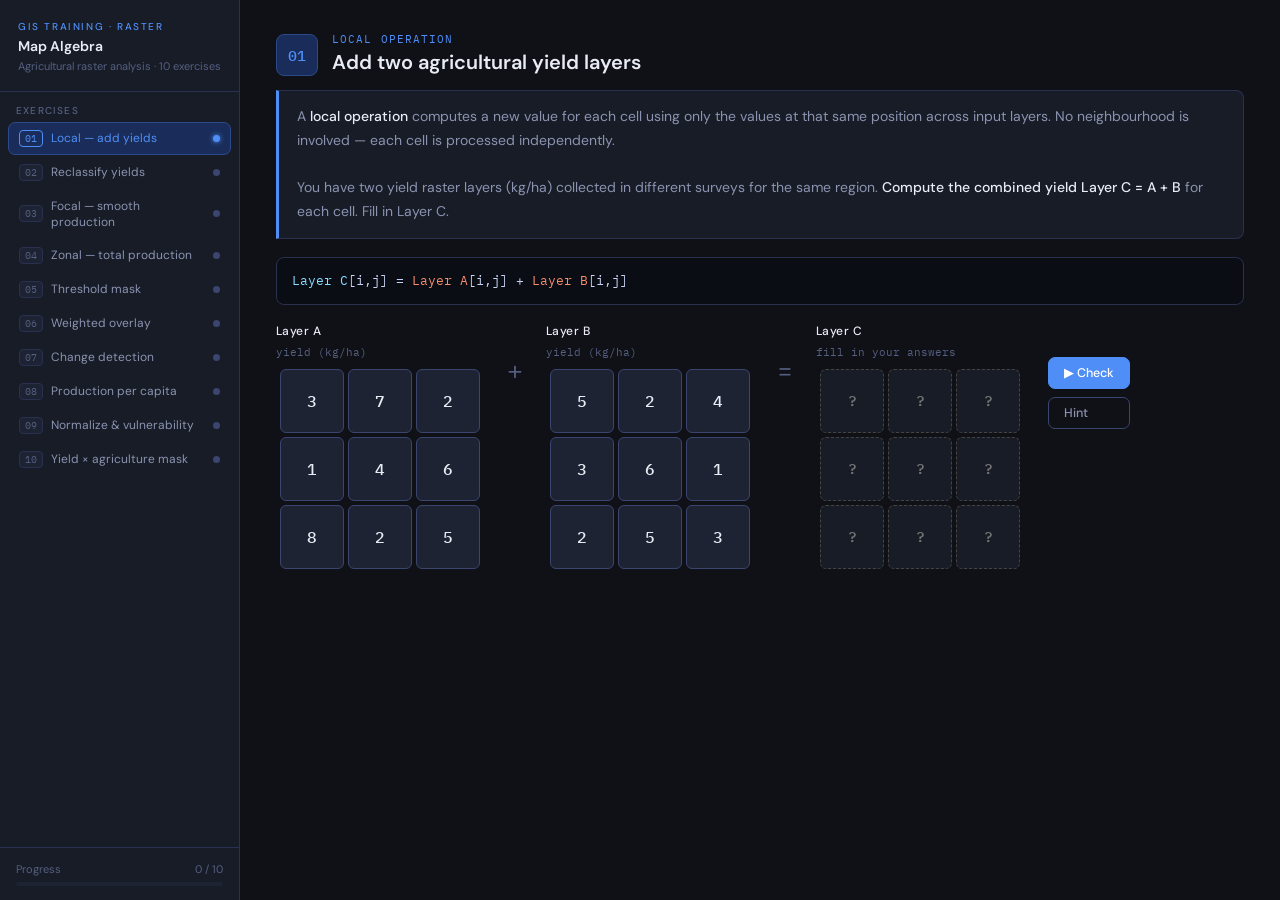
<file: map_algebra.html>
<!DOCTYPE html>
<html lang="en">
<head>
<meta charset="UTF-8">
<meta name="viewport" content="width=device-width, initial-scale=1.0">
<title>Map Algebra — Agricultural Raster Analysis</title>
<link href="https://fonts.googleapis.com/css2?family=IBM+Plex+Mono:wght@400;500&family=DM+Sans:wght@300;400;500;600&display=swap" rel="stylesheet">
<style>
:root{
  --bg:#0f1117;--sf:#181c27;--sf2:#1e2333;
  --bd:#2a3050;--bd2:#3a4570;
  --tx:#e8ecf5;--tx2:#8b93b0;--tx3:#555f80;
  --ac:#4f8ef7;--acd:#1a2d5a;
  --gn:#3ecf8e;--gnd:#0d3326;
  --rd:#f7614f;--rdd:#3d150e;
  --am:#f5a623;--amd:#3a2a08;
  --pu:#a78bfa;--pud:#2d2050;
  --tl:#2dd4bf;
  --mono:'IBM Plex Mono',monospace;
  --sans:'DM Sans',sans-serif;
}
*{box-sizing:border-box;margin:0;padding:0;}
html,body{background:var(--bg);color:var(--tx);font-family:var(--sans);min-height:100vh;}
.app{display:grid;grid-template-columns:240px 1fr;min-height:100vh;}

/* ── Sidebar ── */
.sidebar{background:var(--sf);border-right:1px solid var(--bd);display:flex;flex-direction:column;position:sticky;top:0;height:100vh;overflow-y:auto;}
.logo{padding:20px 18px 18px;border-bottom:1px solid var(--bd);}
.logo-tag{font-size:10px;letter-spacing:.16em;color:var(--ac);text-transform:uppercase;font-weight:500;margin-bottom:4px;}
.logo h1{font-size:14px;font-weight:600;line-height:1.35;}
.logo p{font-size:11px;color:var(--tx3);margin-top:3px;}
.nav-section{padding:12px 0 4px;}
.nav-label{font-size:10px;letter-spacing:.12em;text-transform:uppercase;color:var(--tx3);padding:0 16px;margin-bottom:5px;font-weight:500;}
.nav-item{display:flex;align-items:center;gap:8px;padding:7px 10px;margin:0 8px 1px;border-radius:7px;cursor:pointer;font-size:12px;color:var(--tx2);transition:all .13s;border:1px solid transparent;}
.nav-item:hover{background:var(--sf2);color:var(--tx);}
.nav-item.active{background:var(--acd);color:var(--ac);border-color:#2a4a8a;}
.nav-nb{font-size:10px;font-family:var(--mono);background:var(--sf2);border:1px solid var(--bd);padding:1px 5px;border-radius:4px;color:var(--tx3);flex-shrink:0;}
.nav-item.active .nav-nb{background:var(--acd);border-color:var(--ac);color:var(--ac);}
.nav-dot{width:7px;height:7px;border-radius:50%;background:var(--bd2);flex-shrink:0;margin-left:auto;}
.nav-item.done .nav-dot{background:var(--gn);}
.nav-item.active .nav-dot{background:var(--ac);box-shadow:0 0 5px var(--ac);}
.prog-section{margin-top:auto;padding:14px 16px;border-top:1px solid var(--bd);}
.prog-label{font-size:11px;color:var(--tx3);margin-bottom:6px;display:flex;justify-content:space-between;}
.prog-bar{height:4px;background:var(--sf2);border-radius:99px;overflow:hidden;}
.prog-fill{height:100%;background:var(--gn);border-radius:99px;transition:width .4s;}

/* ── Main ── */
.main{padding:32px 36px;overflow-y:auto;}
.ex{display:none;}.ex.visible{display:block;}

/* ── Exercise header: number badge LEFT of title ── */
.ex-header{display:flex;align-items:flex-start;gap:14px;margin-bottom:14px;}
.ex-num{display:flex;align-items:center;justify-content:center;min-width:42px;height:42px;border-radius:8px;background:var(--acd);border:1px solid #2a4a8a;font-family:var(--mono);font-size:15px;font-weight:500;color:var(--ac);flex-shrink:0;margin-top:2px;}
.ex-header-text{display:flex;flex-direction:column;gap:4px;}
.ex-concept{font-size:11px;font-family:var(--mono);color:var(--ac);text-transform:uppercase;letter-spacing:.1em;}
.ex-title{font-size:20px;font-weight:600;line-height:1.25;color:var(--tx);}

/* ── Question box ── */
.question-box{background:var(--sf);border:1px solid var(--bd);border-left:3px solid var(--ac);border-radius:0 8px 8px 0;padding:14px 18px;margin-bottom:18px;font-size:14px;color:var(--tx2);line-height:1.7;}
.question-box strong{color:var(--tx);font-weight:500;}
.question-box code{font-family:var(--mono);font-size:12px;background:var(--sf2);padding:1px 5px;border-radius:3px;color:var(--tl);}
.question-box .assumption{margin-top:10px;padding:8px 12px;background:var(--sf2);border-radius:6px;font-size:12.5px;color:var(--tx3);border-left:2px solid var(--bd2);}

/* ── Formula box ── */
.formula-box{background:#0a0d14;border:1px solid var(--bd);border-radius:8px;padding:11px 15px;font-family:var(--mono);font-size:12.5px;color:#c8d3f5;line-height:1.9;margin-bottom:18px;}
.kw{color:#89ddff;}.val{color:#f78c6c;}.fn{color:var(--gn);}.cm{color:#4a5570;}

/* ── Hint ── */
.hint-box{display:none;background:var(--acd);border:1px solid #2a4a8a;border-radius:7px;padding:9px 13px;font-size:13px;color:#a0bff8;margin-bottom:12px;line-height:1.6;}
.hint-box.show{display:block;}

/* ── Grid layout ── */
.grids-row{display:flex;gap:1.5rem;flex-wrap:wrap;align-items:flex-start;margin-bottom:8px;}
.grid-block{display:flex;flex-direction:column;align-items:flex-start;gap:6px;}
.grid-label{font-size:12px;font-weight:500;color:var(--tx);letter-spacing:.04em;}
.grid-sublabel{font-size:11px;color:var(--tx3);font-family:var(--mono);}
.op-sym{font-size:28px;font-weight:300;color:var(--tx3);padding-top:34px;line-height:1;}
.side-btns{display:flex;flex-direction:column;gap:8px;justify-content:center;padding-top:34px;}

/* ── Raster cells ── */
table.raster{border-collapse:separate;border-spacing:4px;}
table.raster td{width:64px;height:64px;border-radius:6px;border:1.5px solid var(--bd2);background:var(--sf2);text-align:center;vertical-align:middle;font-family:var(--mono);font-size:16px;font-weight:500;color:var(--tx);transition:border-color .2s,background .2s;}
table.raster td.sm{font-size:13px;}
table.raster td input{width:100%;height:100%;background:transparent;border:none;outline:none;text-align:center;font-family:var(--mono);font-size:15px;font-weight:500;color:var(--tx);}
table.raster td.out-cell{border:1px dashed #444441;background:var(--sf);}
table.raster td.out-cell input{color:var(--tx);}
table.raster td.correct{background:var(--gnd);border:1.5px solid var(--gn)!important;color:var(--gn);}
table.raster td.correct input{color:var(--gn);}
table.raster td.wrong{background:var(--rdd);border:1.5px solid var(--rd)!important;color:var(--rd);}
table.raster td.wrong input{color:var(--rd);}
table.raster td.nodata{background:#14120e;color:#555;border-color:#2a2820;font-size:12px;}
table.raster td.agri{background:#0d2a18;border-color:#1D9E55;color:#4ecb7a;}
table.raster td.non-agri{background:#1a1610;border-color:#3a3020;color:var(--tx3);}
table.raster td.zone-1{background:#0d2a3a;border-color:#1D9E75;color:#5DCAA5;}
table.raster td.zone-2{background:var(--amd);border-color:var(--am);color:var(--am);}
table.raster td.zone-3{background:var(--pud);border-color:var(--pu);color:var(--pu);}
table.raster td.gain{background:#0d3326;border-color:var(--gn)!important;color:var(--gn);}
table.raster td.loss{background:var(--rdd);border-color:var(--rd)!important;color:var(--rd);}
table.raster td.stable{background:var(--sf2);border-color:var(--bd2);color:var(--tx3);}
table.raster td:has(input):not(.correct):not(.wrong):hover{border-color:var(--bd2);border-width:1.5px;}
table.raster td:has(input:focus):not(.correct):not(.wrong){border-color:var(--ac);border-style:dashed;}

/* ── Buttons ── */
.btn{display:inline-flex;align-items:center;gap:6px;padding:7px 15px;border-radius:7px;font-size:12.5px;font-weight:500;cursor:pointer;border:1px solid transparent;transition:all .13s;font-family:var(--sans);}
.btn-check{background:var(--ac);color:#fff;border-color:var(--ac);}
.btn-check:hover{background:#3a7be0;}
.btn-hint{background:transparent;color:var(--tx2);border-color:var(--bd2);}
.btn-hint:hover{background:var(--sf2);color:var(--tx);}

/* ── Verdict ── */
.verdict{font-size:13px;font-weight:500;margin-top:10px;display:none;padding:6px 12px;border-radius:6px;}
.verdict.show{display:inline-block;}
.verdict.ok{background:var(--gnd);color:var(--gn);border:1px solid #1a6040;}
.verdict.no{background:var(--rdd);color:var(--rd);border:1px solid #5a2010;}

/* ── Reclass controls ── */
.reclass-wrap{display:flex;flex-direction:column;gap:8px;margin-bottom:18px;}
.rc-row{display:flex;align-items:center;gap:10px;font-size:13px;color:var(--tx2);}
.rc-swatch{width:14px;height:14px;border-radius:3px;flex-shrink:0;}
.rc-row input[type=number]{width:60px;padding:4px 8px;border:1px solid var(--bd2);border-radius:6px;font-family:var(--mono);font-size:13px;background:var(--sf2);color:var(--tx);text-align:center;}
.legend-row{display:flex;gap:14px;flex-wrap:wrap;margin-bottom:14px;font-size:12px;color:var(--tx2);}
.leg-item{display:flex;align-items:center;gap:5px;}
.leg-sw{width:12px;height:12px;border-radius:3px;}

/* ── Weighted overlay ── */
.weight-wrap{display:flex;flex-direction:column;gap:10px;margin-bottom:18px;}
.weight-row{display:flex;align-items:center;gap:12px;font-size:13px;color:var(--tx2);}
.weight-row label{min-width:120px;}
.weight-row input[type=range]{flex:1;max-width:160px;}
.weight-val{font-family:var(--mono);font-size:12px;min-width:36px;color:var(--tx);}
.weight-sum{font-family:var(--mono);font-size:12px;color:var(--tx2);margin-top:2px;}
.weight-sum.ok-sum{color:var(--gn);}
.weight-sum.bad-sum{color:var(--rd);}

/* ── Change detection ── */
.cd-legend{display:flex;gap:12px;flex-wrap:wrap;margin-bottom:14px;font-size:12px;}
.cd-item{display:flex;align-items:center;gap:5px;color:var(--tx2);}
.cd-sw{width:12px;height:12px;border-radius:3px;}

/* ── Zonal summary table ── */
table.summary{border-collapse:separate;border-spacing:4px;}
table.summary td{padding:6px 12px;border-radius:6px;border:1.5px solid var(--bd2);background:var(--sf2);font-family:var(--mono);font-size:14px;color:var(--tx);text-align:center;}
table.summary td.lbl{font-size:12px;color:var(--tx2);background:var(--sf);min-width:80px;}
table.summary td.out-cell{border:1px dashed #444441;background:var(--sf);}
table.summary td.correct{background:var(--gnd);border:1.5px solid var(--gn)!important;color:var(--gn);}
table.summary td.wrong{background:var(--rdd);border:1.5px solid var(--rd)!important;color:var(--rd);}
table.summary td input{width:80px;background:transparent;border:none;outline:none;text-align:center;font-family:var(--mono);font-size:14px;color:var(--tx);}
</style>
</head>
<body>
<div class="app">

<!-- ══ SIDEBAR ══════════════════════════════════════════════════════════════ -->
<aside class="sidebar">
  <div class="logo">
    <div class="logo-tag">GIS Training · Raster</div>
    <h1>Map Algebra</h1>
    <p>Agricultural raster analysis · 10 exercises</p>
  </div>
  <div class="nav-section">
    <div class="nav-label">Exercises</div>
    <div class="nav-item active" id="nav-0" onclick="switchEx(0)">
      <span class="nav-nb">01</span><span>Local — add yields</span><span class="nav-dot" id="st0"></span>
    </div>
    <div class="nav-item" id="nav-1" onclick="switchEx(1)">
      <span class="nav-nb">02</span><span>Reclassify yields</span><span class="nav-dot" id="st1"></span>
    </div>
    <div class="nav-item" id="nav-2" onclick="switchEx(2)">
      <span class="nav-nb">03</span><span>Focal — smooth production</span><span class="nav-dot" id="st2"></span>
    </div>
    <div class="nav-item" id="nav-3" onclick="switchEx(3)">
      <span class="nav-nb">04</span><span>Zonal — total production</span><span class="nav-dot" id="st3"></span>
    </div>
    <div class="nav-item" id="nav-4" onclick="switchEx(4)">
      <span class="nav-nb">05</span><span>Threshold mask</span><span class="nav-dot" id="st4"></span>
    </div>
    <div class="nav-item" id="nav-5" onclick="switchEx(5)">
      <span class="nav-nb">06</span><span>Weighted overlay</span><span class="nav-dot" id="st5"></span>
    </div>
    <div class="nav-item" id="nav-6" onclick="switchEx(6)">
      <span class="nav-nb">07</span><span>Change detection</span><span class="nav-dot" id="st6"></span>
    </div>
    <div class="nav-item" id="nav-7" onclick="switchEx(7)">
      <span class="nav-nb">08</span><span>Production per capita</span><span class="nav-dot" id="st7"></span>
    </div>
    <div class="nav-item" id="nav-8" onclick="switchEx(8)">
      <span class="nav-nb">09</span><span>Normalize &amp; vulnerability</span><span class="nav-dot" id="st8"></span>
    </div>
    <div class="nav-item" id="nav-9" onclick="switchEx(9)">
      <span class="nav-nb">10</span><span>Yield × agriculture mask</span><span class="nav-dot" id="st9"></span>
    </div>
  </div>
  <div class="prog-section">
    <div class="prog-label"><span>Progress</span><span id="prog-lbl">0 / 10</span></div>
    <div class="prog-bar"><div class="prog-fill" id="prog-fill" style="width:0%"></div></div>
  </div>
</aside>

<!-- ══ MAIN ═════════════════════════════════════════════════════════════════ -->
<main class="main">

<!-- ── EX 0 · Local addition ───────────────────────────────────────────────── -->
<div class="ex visible" id="ex-0">
  <div class="ex-header">
    <div class="ex-num">01</div>
    <div class="ex-header-text">
      <div class="ex-concept">Local operation</div>
      <div class="ex-title">Add two agricultural yield layers</div>
    </div>
  </div>
  <div class="question-box">
    A <strong>local operation</strong> computes a new value for each cell using only the values at that same position across input layers. No neighbourhood is involved — each cell is processed independently.<br><br>
    You have two yield raster layers (kg/ha) collected in different surveys for the same region. <strong>Compute the combined yield Layer C = A + B</strong> for each cell. Fill in Layer C.
  </div>
  <div class="formula-box"><span class="kw">Layer C</span>[i,j]  =  <span class="val">Layer A</span>[i,j]  +  <span class="val">Layer B</span>[i,j]</div>
  <div class="hint-box" id="hint0">Top-left cell: A = 3, B = 5 → C = 8. Work row by row, position by position.</div>
  <div class="grids-row" id="g0"></div>
  <div class="verdict" id="v0"></div>
</div>

<!-- ── EX 1 · Reclassify ───────────────────────────────────────────────────── -->
<div class="ex" id="ex-1">
  <div class="ex-header">
    <div class="ex-num">02</div>
    <div class="ex-header-text">
      <div class="ex-concept">Reclassification</div>
      <div class="ex-title">Reclassify crop yields into productivity classes</div>
    </div>
  </div>
  <div class="question-box">
    <strong>Reclassification</strong> converts continuous values into discrete categories using a lookup table. This is commonly used to turn raw yield values into productivity zones for planning.<br><br>
    Using the thresholds below, classify each yield value (kg/ha) into one of three productivity classes: <strong>1 = Low, 2 = Medium, 3 = High</strong>. Adjust the thresholds and fill in the output grid.
  </div>
  <div class="formula-box"><span class="kw">if</span> yield &lt; t1  →  <span class="val">class 1</span>  (Low productivity)<br><span class="kw">if</span> yield &lt; t2  →  <span class="val">class 2</span>  (Medium productivity)<br><span class="kw">else</span>            →  <span class="val">class 3</span>  (High productivity)</div>
  <div class="reclass-wrap">
    <div class="rc-row"><div class="rc-swatch" style="background:#0d3326;border:1px solid var(--gn);"></div><span>Class 1 — Low &nbsp;&nbsp;&nbsp; yield &lt;</span><input type="number" id="t1" value="30" min="1" max="99" oninput="updateReclass()"></div>
    <div class="rc-row"><div class="rc-swatch" style="background:var(--amd);border:1px solid var(--am);"></div><span>Class 2 — Medium &nbsp; yield &lt;</span><input type="number" id="t2" value="65" min="1" max="99" oninput="updateReclass()"></div>
    <div class="rc-row"><div class="rc-swatch" style="background:var(--rdd);border:1px solid var(--rd);"></div><span>Class 3 — High &nbsp;&nbsp;&nbsp; yield ≥ t2</span></div>
  </div>
  <div class="legend-row">
    <div class="leg-item"><div class="leg-sw" style="background:#0d3326;border:1px solid var(--gn);"></div><span style="color:var(--gn);">1 — Low</span></div>
    <div class="leg-item"><div class="leg-sw" style="background:var(--amd);border:1px solid var(--am);"></div><span style="color:var(--am);">2 — Medium</span></div>
    <div class="leg-item"><div class="leg-sw" style="background:var(--rdd);border:1px solid var(--rd);"></div><span style="color:var(--rd);">3 — High</span></div>
  </div>
  <div class="hint-box" id="hint1">Top-left yield = 12. Is 12 &lt; t1? If yes → class 1. Move row by row through all cells.</div>
  <div class="grids-row" id="g1"></div>
  <div class="verdict" id="v1"></div>
</div>

<!-- ── EX 2 · Focal ─────────────────────────────────────────────────────────── -->
<div class="ex" id="ex-2">
  <div class="ex-header">
    <div class="ex-num">03</div>
    <div class="ex-header-text">
      <div class="ex-concept">Focal operation</div>
      <div class="ex-title">Smooth the production raster with a 3×3 mean filter</div>
    </div>
  </div>
  <div class="question-box">
    A <strong>focal operation</strong> computes each output cell value using a neighbourhood of surrounding cells. A 3×3 mean filter is commonly applied to agricultural production rasters to smooth out local noise and produce the <strong>Focal_production</strong> raster.<br><br>
    Apply the filter: for each cell, compute the mean of all cells in its 3×3 window. Edge cells use only available neighbours. Fill in <strong>all output cells</strong>. Round to 1 decimal place.
  </div>
  <div class="formula-box"><span class="kw">Focal_production</span>[i,j]  =  <span class="fn">mean</span>( all cells in <span class="val">3×3 window</span> centred on [i,j] )<br><span class="cm">-- edge cells: use only the neighbours that exist (4 for corners, 6 for edges)</span></div>
  <div class="hint-box" id="hint2">Centre cell (row 2, col 2): mean of all 9 values. Top-left corner: only 4 cells available — mean those 4. Round to 1 decimal.</div>
  <div class="grids-row" id="g2"></div>
  <div class="verdict" id="v2"></div>
</div>

<!-- ── EX 3 · Zonal sum ─────────────────────────────────────────────────────── -->
<div class="ex" id="ex-3">
  <div class="ex-header">
    <div class="ex-num">04</div>
    <div class="ex-header-text">
      <div class="ex-concept">Zonal statistics</div>
      <div class="ex-title">Compute total production per district</div>
    </div>
  </div>
  <div class="question-box">
    <strong>Zonal statistics</strong> summarise a value raster within zones defined by a separate raster. Here, zones represent districts and values represent agricultural production (kg).<br><br>
    The <strong>District grid</strong> assigns each cell to a district (1, 2, or 3). The <strong>Production grid</strong> contains production values. For each district, compute the <strong>total production</strong> (sum of all cell values in that district). Fill in the summary table.
  </div>
  <div class="formula-box"><span class="kw">Total production</span>[d]  =  <span class="fn">SUM</span>( Production[i,j]  <span class="kw">where</span>  District[i,j] = <span class="val">d</span> )</div>
  <div class="hint-box" id="hint3">District 1 cells are at positions (0,0), (0,2), (1,1) — find their production values and add them up. Do the same for districts 2 and 3.</div>
  <div class="grids-row" id="g3"></div>
  <div class="verdict" id="v3"></div>
</div>

<!-- ── EX 4 · Threshold mask ──────────────────────────────────────────────── -->
<div class="ex" id="ex-4">
  <div class="ex-header">
    <div class="ex-num">05</div>
    <div class="ex-header-text">
      <div class="ex-concept">Threshold masking</div>
      <div class="ex-title">Mask out low-production cells</div>
    </div>
  </div>
  <div class="question-box">
    <strong>Masking</strong> removes cells that do not meet a condition by setting them to NoData. In agriculture, this is used to exclude non-productive land, water bodies, or urban pixels from analysis.<br><br>
    Apply a production threshold: cells where <strong>production &lt; 5 → NoData</strong>. All other cells keep their original production value. Write <strong>ND</strong> for NoData cells.
  </div>
  <div class="formula-box"><span class="kw">if</span> production &lt; <span class="val">5</span>  →  <span class="val">NoData</span>  (cell excluded from analysis)<br><span class="kw">else</span>                  →  keep original production value</div>
  <div class="hint-box" id="hint4">Scan each cell. If value &lt; 5, write ND. Otherwise copy the value as-is. Check every position — even large values should be copied unchanged.</div>
  <div class="grids-row" id="g4"></div>
  <div class="verdict" id="v4"></div>
</div>

<!-- ── EX 5 · Weighted overlay ───────────────────────────────────────────── -->
<div class="ex" id="ex-5">
  <div class="ex-header">
    <div class="ex-num">06</div>
    <div class="ex-header-text">
      <div class="ex-concept">Weighted overlay</div>
      <div class="ex-title">Compute an agricultural suitability score</div>
    </div>
  </div>
  <div class="question-box">
    <strong>Weighted overlay</strong> combines multiple criteria layers into a single suitability score. Each layer is multiplied by its weight, and results are summed. Weights must sum to <strong>1.0</strong>.<br><br>
    Combine three agricultural factors — <strong>Soil fertility</strong>, <strong>Rainfall</strong>, and <strong>Market access</strong> — to produce a <strong>suitability score</strong> for each cell. Adjust the weights, compute the output, and fill in your answers. Round to 1 decimal.
  </div>
  <div class="formula-box"><span class="kw">Suitability</span>[i,j]  =  w1 × <span class="val">Soil</span>[i,j]  +  w2 × <span class="val">Rainfall</span>[i,j]  +  w3 × <span class="val">Market</span>[i,j]<br><span class="cm">-- constraint: w1 + w2 + w3 = 1.0</span></div>
  <div class="weight-wrap" id="weight-wrap"></div>
  <div class="hint-box" id="hint5">Top-left cell: Soil=6, Rainfall=4, Market=7. Multiply each by its weight and sum. With equal weights (0.33): 6×0.33 + 4×0.33 + 7×0.33 ≈ 5.6.</div>
  <div class="grids-row" id="g5"></div>
  <div class="verdict" id="v5"></div>
</div>

<!-- ── EX 6 · Change detection ───────────────────────────────────────────── -->
<div class="ex" id="ex-6">
  <div class="ex-header">
    <div class="ex-num">07</div>
    <div class="ex-header-text">
      <div class="ex-concept">Change detection</div>
      <div class="ex-title">Detect changes in agricultural production between two years</div>
    </div>
  </div>
  <div class="question-box">
    <strong>Change detection</strong> subtracts a before-raster from an after-raster to identify increases, decreases, or stability in a variable over time.<br><br>
    Grid <strong>Y2000</strong> shows production (kg/ha) in 2000, and <strong>Y2010</strong> shows the same in 2010. Compute the <strong>difference</strong> (Y2010 − Y2000), then classify each cell: <strong>G</strong> = Gain (diff &gt; 1), <strong>L</strong> = Loss (diff &lt; −1), <strong>S</strong> = Stable (−1 to +1).
  </div>
  <div class="formula-box"><span class="kw">Difference</span>[i,j]  =  <span class="val">Y2010</span>[i,j]  −  <span class="val">Y2000</span>[i,j]<br><span class="kw">if</span> diff &gt;  1  →  <span class="fn">G</span>  (Gain)<br><span class="kw">if</span> diff &lt; −1  →  <span class="fn">L</span>  (Loss)<br><span class="kw">else</span>           →  S  (Stable)</div>
  <div class="cd-legend">
    <div class="cd-item"><div class="cd-sw" style="background:#0d3326;border:1px solid var(--gn);"></div><span style="color:var(--gn);">G — Gain (&gt;+1)</span></div>
    <div class="cd-item"><div class="cd-sw" style="background:var(--rdd);border:1px solid var(--rd);"></div><span style="color:var(--rd);">L — Loss (&lt;−1)</span></div>
    <div class="cd-item"><div class="cd-sw" style="background:var(--sf2);border:1px solid var(--bd2);"></div><span style="color:var(--tx3);">S — Stable</span></div>
  </div>
  <div class="hint-box" id="hint6">Top-left: Y2000=3, Y2010=7 → diff = 4 → G (Gain). Remember: Stable means the absolute difference is ≤ 1.</div>
  <div class="grids-row" id="g6"></div>
  <div class="verdict" id="v6"></div>
</div>

<!-- ── EX 7 · Focal production / Population = per capita ──────────────────── -->
<div class="ex" id="ex-7">
  <div class="ex-header">
    <div class="ex-num">08</div>
    <div class="ex-header-text">
      <div class="ex-concept">Local operation — division</div>
      <div class="ex-title">Compute agricultural production per capita</div>
    </div>
  </div>
  <div class="question-box">
    After applying a focal smoothing filter to the production raster (<strong>Focal_production</strong>), we divide by the <strong>Population</strong> raster to obtain production per capita — how many kg of food are produced per person in each cell.<br><br>
    Divide each cell of the Focal_production raster by the corresponding Population cell. Round your answers to <strong>1 decimal place</strong>.
    <div class="assumption">Units: Focal_production in kg · Population in persons → result in <strong>kg / person</strong></div>
  </div>
  <div class="formula-box"><span class="kw">Prod_per_capita</span>[i,j]  =  <span class="val">Focal_production</span>[i,j]  ÷  <span class="val">Population</span>[i,j]</div>
  <div class="hint-box" id="hint7">Top-left: Focal_production = 6.0, Population = 3 → 6.0 / 3 = 2.0. Round all results to 1 decimal place.</div>
  <div class="grids-row" id="g7"></div>
  <div class="verdict" id="v7"></div>
</div>

<!-- ── EX 8 · Normalize + vulnerability ─────────────────────────────────── -->
<div class="ex" id="ex-8">
  <div class="ex-header">
    <div class="ex-num">09</div>
    <div class="ex-header-text">
      <div class="ex-concept">Normalization &amp; derived index</div>
      <div class="ex-title">Normalize production per capita and compute vulnerability</div>
    </div>
  </div>
  <div class="question-box">
    <strong>Normalization</strong> rescales values to a 0–1 range so that rasters with different units can be compared. Here we normalize the production per capita raster (2000), then derive a <strong>Vulnerability</strong> index: the less food produced per person, the more vulnerable the cell.<br><br>
    <strong>Step 1:</strong> Normalize each cell value using min-max scaling.<br>
    <strong>Step 2:</strong> Compute vulnerability as 1 minus the normalized value. Fill in both output grids.
    <div class="assumption">The minimum and maximum values of the input raster are shown above the grid.</div>
  </div>
  <div class="formula-box"><span class="kw">Normalized</span>[i,j]  =  ( value − <span class="fn">min</span> )  ÷  ( <span class="fn">max</span> − <span class="fn">min</span> )<br><span class="kw">Vulnerability</span>[i,j]  =  1  −  <span class="val">Normalized</span>[i,j]</div>
  <div class="hint-box" id="hint8">Find min and max from the input grid. For each cell: normalized = (v − min) / (max − min). Then vulnerability = 1 − normalized. Round to 2 decimal places.</div>
  <div class="grids-row" id="g8"></div>
  <div class="verdict" id="v8"></div>
</div>

<!-- ── EX 9 · Yield × agriculture mask → Production ───────────────────────── -->
<div class="ex" id="ex-9">
  <div class="ex-header">
    <div class="ex-num">10</div>
    <div class="ex-header-text">
      <div class="ex-concept">Masking + local multiplication</div>
      <div class="ex-title">Compute production for agricultural cells (2000)</div>
    </div>
  </div>
  <div class="question-box">
    This exercise chains two operations. First, a <strong>yield raster</strong> (kg/ha) is masked by an <strong>agriculture binary raster</strong> (1 = agricultural cell, 0 = non-agricultural). Non-agricultural cells become zero. Then the <strong>masked yield</strong> is multiplied by the <strong>cell area</strong> (ha) to obtain total production per cell.<br><br>
    <strong>Step 1:</strong> Multiply Yield × Agriculture mask → Masked yield (0 for non-agri cells).<br>
    <strong>Step 2:</strong> Multiply Masked yield × Cell area (2 ha per cell) → Production (kg).
    <div class="assumption">Assumption: within each district, all agricultural cells share the same yield value (uniform yield). In reality, yields vary by soil type, irrigation, and farming practices.</div>
  </div>
  <div class="formula-box"><span class="kw">Masked_yield</span>[i,j]  =  <span class="val">Yield</span>[i,j]  ×  <span class="val">Agri_mask</span>[i,j]<br><span class="kw">Production</span>[i,j]  =  <span class="val">Masked_yield</span>[i,j]  ×  <span class="val">Cell_area</span>  <span class="cm">(= 2 ha)</span></div>
  <div class="hint-box" id="hint9">Step 1: if agri mask = 0, masked yield = 0 regardless of yield value. Step 2: multiply masked yield by 2 (cell area). Non-agri cells produce 0 kg.</div>
  <div class="grids-row" id="g9"></div>
  <div class="verdict" id="v9"></div>
</div>

</main>
</div>

<script>
// ── Global state ─────────────────────────────────────────────────────────────
const solved = new Set();
const TOTAL = 10;

// ── Shared helpers ────────────────────────────────────────────────────────────
function makeStaticCell(v, cls='') {
  const td = document.createElement('td');
  if(cls) td.className = cls;
  td.textContent = v;
  return td;
}
function makeInputCell(ph='?', sm=false) {
  const td = document.createElement('td');
  td.className = 'out-cell' + (sm?' sm':'');
  const inp = document.createElement('input');
  inp.type='text'; inp.placeholder=ph; inp.autocomplete='off';
  td.appendChild(inp);
  return td;
}
function makeTable(rows) {
  const tbl = document.createElement('table');
  tbl.className = 'raster';
  rows.forEach(row => {
    const tr = document.createElement('tr');
    row.forEach(td => tr.appendChild(td));
    tbl.appendChild(tr);
  });
  return tbl;
}
function gridBlock(label, sub, tbl) {
  const d = document.createElement('div'); d.className='grid-block';
  const l = document.createElement('div'); l.className='grid-label'; l.textContent=label;
  const s = document.createElement('div'); s.className='grid-sublabel'; s.textContent=sub;
  d.appendChild(l); d.appendChild(s); d.appendChild(tbl);
  return d;
}
function opSym(ch) {
  const d = document.createElement('div'); d.className='op-sym'; d.textContent=ch; return d;
}
function sideBtns(exId, checkFn) {
  const d = document.createElement('div'); d.className='side-btns';
  const cb = document.createElement('button'); cb.className='btn btn-check';
  cb.innerHTML='&#9654; Check'; cb.onclick=checkFn;
  const hb = document.createElement('button'); hb.className='btn btn-hint';
  hb.textContent='Hint'; hb.onclick=()=>document.getElementById('hint'+exId).classList.toggle('show');
  d.appendChild(cb); d.appendChild(hb);
  return d;
}
function setVerdict(exId, ok, msg) {
  const v = document.getElementById('v'+exId);
  v.className = 'verdict show ' + (ok?'ok':'no');
  v.textContent = (ok?'✓ ':'✗ ') + msg;
  if(ok && !solved.has(exId)) { solved.add(exId); markSolved(exId); }
}
function markSolved(i) {
  const dot = document.getElementById('st'+i);
  if(dot){dot.style.background='var(--gn)';dot.style.boxShadow='0 0 5px var(--gn)';}
  const nav = document.getElementById('nav-'+i);
  if(nav) nav.classList.add('done');
  document.getElementById('prog-lbl').textContent = solved.size+' / '+TOTAL;
  document.getElementById('prog-fill').style.width = (solved.size/TOTAL*100)+'%';
}
function switchEx(i) {
  document.querySelectorAll('.ex').forEach(e=>e.classList.remove('visible'));
  document.querySelectorAll('.nav-item').forEach(n=>n.classList.remove('active'));
  document.getElementById('ex-'+i).classList.add('visible');
  document.getElementById('nav-'+i).classList.add('active');
}
function numEq(a, b, tol=0.15) { return Math.abs(parseFloat(a)-parseFloat(b))<=tol; }
function checkCells(cells, solFn, exId, tol=0.15) {
  let ok=true, allFilled=true;
  cells.forEach(({td,i,j})=>{
    const v = td.querySelector('input').value.trim();
    if(!v){allFilled=false;return;}
    const sol = typeof solFn==='function' ? solFn(i,j) : solFn[i][j];
    const correct = numEq(v, sol, tol);
    td.classList.remove('correct','wrong','out-cell');
    td.classList.add(correct?'correct':'wrong');
    if(!correct) ok=false;
  });
  return {ok, allFilled};
}

// ══════════════════════════════════════════════════════════════════════════════
// EX 0 · Local addition
// ══════════════════════════════════════════════════════════════════════════════
const A0 = [[3,7,2],[1,4,6],[8,2,5]];
const B0 = [[5,2,4],[3,6,1],[2,5,3]];
const C0 = A0.map((r,i)=>r.map((v,j)=>v+B0[i][j]));
let _c0=[];
(function(){
  const cells=[];
  const tA=makeTable(A0.map(r=>r.map(v=>makeStaticCell(v))));
  const tB=makeTable(B0.map(r=>r.map(v=>makeStaticCell(v))));
  const tC=makeTable(A0.map((r,i)=>r.map((_,j)=>{const td=makeInputCell();cells.push({td,i,j});return td;})));
  _c0=cells;
  const g=document.getElementById('g0');
  g.appendChild(gridBlock('Layer A','yield (kg/ha)',tA));
  g.appendChild(opSym('+'));
  g.appendChild(gridBlock('Layer B','yield (kg/ha)',tB));
  g.appendChild(opSym('='));
  g.appendChild(gridBlock('Layer C','fill in your answers',tC));
  g.appendChild(sideBtns(0,checkEx0));
})();
function checkEx0(){
  const {ok,allFilled}=checkCells(_c0,(i,j)=>C0[i][j],0);
  if(!allFilled){setVerdict(0,false,'Fill in all cells before checking.');return;}
  setVerdict(0,ok,ok?'All correct! Each cell = A + B at that position.':'Some cells are wrong — recheck your additions.');
}

// ══════════════════════════════════════════════════════════════════════════════
// EX 1 · Reclassify
// ══════════════════════════════════════════════════════════════════════════════
const YIELD1 = [[12,45,78],[56,88,23],[9,71,50]];
let _rc1=[];
const RC_STYLE={1:{bg:'#0d3326',bd:'var(--gn)',tx:'var(--gn)'},2:{bg:'var(--amd)',bd:'var(--am)',tx:'var(--am)'},3:{bg:'var(--rdd)',bd:'var(--rd)',tx:'var(--rd)'}};
(function(){
  const cells=[];
  const tIn=makeTable(YIELD1.map(r=>r.map(v=>makeStaticCell(v))));
  const tOut=makeTable(YIELD1.map((r,i)=>r.map((_,j)=>{const td=makeInputCell();cells.push({td,i,j});return td;})));
  _rc1=cells;
  const g=document.getElementById('g1');
  g.appendChild(gridBlock('Yield raster','kg/ha',tIn));
  g.appendChild(opSym('→'));
  g.appendChild(gridBlock('Productivity class','fill in 1, 2 or 3',tOut));
  g.appendChild(sideBtns(1,checkEx1));
})();
function getReclassSol(){
  const t1=parseFloat(document.getElementById('t1').value)||30;
  const t2=parseFloat(document.getElementById('t2').value)||65;
  return YIELD1.map(r=>r.map(v=>v<t1?1:v<t2?2:3));
}
function updateReclass(){
  _rc1.forEach(({td})=>{
    td.classList.remove('correct','wrong');
    td.style.background=td.style.borderColor=td.style.color='';
    const inp=td.querySelector('input');if(inp)inp.style.color='';
  });
  document.getElementById('v1').className='verdict';
}
function checkEx1(){
  const sol=getReclassSol();
  let ok=true,allFilled=true;
  _rc1.forEach(({td,i,j})=>{
    const v=parseInt(td.querySelector('input').value);
    if(isNaN(v)){allFilled=false;return;}
    const correct=sol[i][j];
    td.classList.remove('correct','wrong','out-cell');
    if(v===correct){const s=RC_STYLE[correct];td.style.background=s.bg;td.style.borderColor=s.bd;td.querySelector('input').style.color=s.tx;}
    else{td.classList.add('wrong');ok=false;}
  });
  if(!allFilled){setVerdict(1,false,'Fill in all cells before checking.');return;}
  setVerdict(1,ok,ok?'All cells correctly classified!':'Some classes are wrong — recheck your thresholds.');
}

// ══════════════════════════════════════════════════════════════════════════════
// EX 2 · Focal 3×3 mean (full grid)
// ══════════════════════════════════════════════════════════════════════════════
const RAW2=[[4,8,2],[7,5,9],[3,6,4]];
function focalMean(grid,r,c){
  const n=grid.length,m=grid[0].length;
  let sum=0,cnt=0;
  for(let di=-1;di<=1;di++)for(let dj=-1;dj<=1;dj++){
    const ni=r+di,nj=c+dj;
    if(ni>=0&&ni<n&&nj>=0&&nj<m){sum+=grid[ni][nj];cnt++;}
  }
  return Math.round(sum/cnt*10)/10;
}
const SOL2=RAW2.map((_,i)=>RAW2[0].map((_,j)=>focalMean(RAW2,i,j)));
let _c2=[];
(function(){
  const cells=[];
  const tIn=makeTable(RAW2.map(r=>r.map(v=>makeStaticCell(v))));
  const tOut=makeTable(RAW2.map((_,i)=>RAW2[0].map((_,j)=>{const td=makeInputCell();cells.push({td,i,j});return td;})));
  _c2=cells;
  const g=document.getElementById('g2');
  g.appendChild(gridBlock('Production raster','kg per cell',tIn));
  g.appendChild(opSym('→'));
  g.appendChild(gridBlock('Focal_production','fill in all 9 cells',tOut));
  g.appendChild(sideBtns(2,checkEx2));
})();
function checkEx2(){
  const {ok,allFilled}=checkCells(_c2,(i,j)=>SOL2[i][j],2,0.2);
  if(!allFilled){setVerdict(2,false,'Fill in all 9 output cells before checking.');return;}
  setVerdict(2,ok,ok?'All correct! Production values are smoothed — extremes dampened by their neighbours.':'Some values are off. Remember edge cells have fewer neighbours.');
}

// ══════════════════════════════════════════════════════════════════════════════
// EX 3 · Zonal SUM
// ══════════════════════════════════════════════════════════════════════════════
const ZONES3=[[1,2,1],[3,1,2],[2,3,3]];
const PROD3=[[4,7,8],[2,6,5],[9,3,1]];
const ZONE_CLS={1:'zone-1',2:'zone-2',3:'zone-3'};
const ZONE_COL={1:{bg:'#0d2a3a',tx:'#5DCAA5'},2:{bg:'var(--amd)',tx:'var(--am)'},3:{bg:'var(--pud)',tx:'var(--pu)'}};
function zonalSums(){
  const sums={1:0,2:0,3:0};
  ZONES3.forEach((row,i)=>row.forEach((z,j)=>{sums[z]+=PROD3[i][j];}));
  return sums;
}
let _zCells={};
(function(){
  const tZ=makeTable(ZONES3.map((r,i)=>r.map((v,j)=>makeStaticCell(v,ZONE_CLS[v]))));
  const tP=makeTable(PROD3.map(r=>r.map(v=>makeStaticCell(v))));
  const g=document.getElementById('g3');
  g.appendChild(gridBlock('District grid','zone IDs (1, 2, 3)',tZ));
  g.appendChild(gridBlock('Production grid','kg per cell',tP));

  // summary table
  const sb=document.createElement('div');sb.className='grid-block';
  const sl=document.createElement('div');sl.className='grid-label';sl.textContent='Total production';
  const ss=document.createElement('div');ss.className='grid-sublabel';ss.textContent='fill in per district';
  sb.appendChild(sl);sb.appendChild(ss);
  const tSum=document.createElement('table');tSum.className='summary';
  const cells={};
  [1,2,3].forEach(z=>{
    const tr=document.createElement('tr');
    const lbl=document.createElement('td');lbl.className='lbl';lbl.textContent='District '+z;
    const c=ZONE_COL[z];lbl.style.background=c.bg;lbl.style.color=c.tx;lbl.style.borderColor=c.tx;
    const inp=document.createElement('td');inp.className='out-cell';
    const i=document.createElement('input');i.type='text';i.placeholder='?';i.autocomplete='off';
    inp.appendChild(i);cells[z]=inp;
    tr.appendChild(lbl);tr.appendChild(inp);tSum.appendChild(tr);
  });
  _zCells=cells;sb.appendChild(tSum);
  g.appendChild(opSym('→'));g.appendChild(sb);g.appendChild(sideBtns(3,checkEx3));
})();
function checkEx3(){
  const sol=zonalSums();let ok=true,allFilled=true;
  [1,2,3].forEach(z=>{
    const td=_zCells[z],v=td.querySelector('input').value.trim();
    if(!v){allFilled=false;return;}
    const correct=numEq(v,sol[z],0.5);
    td.classList.remove('correct','wrong','out-cell');
    td.classList.add(correct?'correct':'wrong');
    if(!correct)ok=false;
  });
  if(!allFilled){setVerdict(3,false,'Fill in all three district totals before checking.');return;}
  const s=zonalSums();
  setVerdict(3,ok,ok?`All correct! District totals: D1=${s[1]} kg, D2=${s[2]} kg, D3=${s[3]} kg.`:'Some totals are wrong — add up all production cells in each district.');
}

// ══════════════════════════════════════════════════════════════════════════════
// EX 4 · Threshold mask
// ══════════════════════════════════════════════════════════════════════════════
const RAW4=[[7,2,9],[1,5,3],[8,4,6]];
const SOL4=RAW4.map(r=>r.map(v=>v<5?'ND':String(v)));
let _c4=[];
(function(){
  const cells=[];
  const tIn=makeTable(RAW4.map(r=>r.map(v=>makeStaticCell(v))));
  const tOut=makeTable(RAW4.map((_,i)=>RAW4[0].map((_,j)=>{const td=makeInputCell();cells.push({td,i,j});return td;})));
  _c4=cells;
  const g=document.getElementById('g4');
  g.appendChild(gridBlock('Production raster','kg per cell',tIn));
  g.appendChild(opSym('→'));
  g.appendChild(gridBlock('Masked output','value or ND',tOut));
  g.appendChild(sideBtns(4,checkEx4));
})();
function checkEx4(){
  let ok=true,allFilled=true;
  _c4.forEach(({td,i,j})=>{
    const v=td.querySelector('input').value.trim().toUpperCase();
    if(!v){allFilled=false;return;}
    const correct=(v===SOL4[i][j]);
    td.classList.remove('correct','wrong','out-cell');
    if(correct){
      if(v==='ND'){td.classList.add('nodata');td.style.border='1px solid #333330';}
      else td.classList.add('correct');
    }else{td.classList.add('wrong');ok=false;}
  });
  if(!allFilled){setVerdict(4,false,'Fill in all cells. Use ND for masked cells.');return;}
  setVerdict(4,ok,ok?'All correct! Low-production cells are masked out.':'Some cells are wrong — check your threshold condition (< 5).');
}

// ══════════════════════════════════════════════════════════════════════════════
// EX 5 · Weighted overlay
// ══════════════════════════════════════════════════════════════════════════════
const SOIL5 =[[6,3,8],[2,7,4],[5,9,3]];
const RAIN5 =[[4,7,5],[8,3,6],[2,5,7]];
const MKTX5 =[[7,5,3],[4,8,2],[9,6,4]];
let W={w1:0.33,w2:0.33,w3:0.34};
let _c5=[];
function computeWO(){
  return SOIL5.map((r,i)=>r.map((_,j)=>Math.round((W.w1*SOIL5[i][j]+W.w2*RAIN5[i][j]+W.w3*MKTX5[i][j])*10)/10));
}
(function(){
  const wrap=document.getElementById('weight-wrap');
  [{k:'w1',lbl:'Soil fertility',v:33},{k:'w2',lbl:'Rainfall',v:33},{k:'w3',lbl:'Market access',v:34}].forEach(({k,lbl,v})=>{
    const row=document.createElement('div');row.className='weight-row';
    const lab=document.createElement('label');lab.textContent=lbl;
    const sl=document.createElement('input');sl.type='range';sl.min=0;sl.max=100;sl.step=1;sl.value=v;
    const vs=document.createElement('span');vs.className='weight-val';vs.id='wv'+k;vs.textContent=(v/100).toFixed(2);
    sl.oninput=()=>{W[k]=sl.value/100;vs.textContent=W[k].toFixed(2);updateWeightSum();resetWO();};
    row.appendChild(lab);row.appendChild(sl);row.appendChild(vs);wrap.appendChild(row);
  });
  const sr=document.createElement('div');sr.style.cssText='font-size:12px;color:var(--tx3);';
  sr.innerHTML='Sum of weights: <span id="wsum" class="weight-sum ok-sum">1.00</span>';
  wrap.appendChild(sr);
  const cells=[];
  const g=document.getElementById('g5');
  g.appendChild(gridBlock('Soil fertility','score 1–10',makeTable(SOIL5.map(r=>r.map(v=>makeStaticCell(v))))));
  g.appendChild(gridBlock('Rainfall','score 1–10',makeTable(RAIN5.map(r=>r.map(v=>makeStaticCell(v))))));
  g.appendChild(gridBlock('Market access','score 1–10',makeTable(MKTX5.map(r=>r.map(v=>makeStaticCell(v))))));
  g.appendChild(opSym('→'));
  const tOut=makeTable(SOIL5.map((_,i)=>SOIL5[0].map((_,j)=>{const td=makeInputCell();cells.push({td,i,j});return td;})));
  _c5=cells;
  g.appendChild(gridBlock('Suitability','fill in your answers',tOut));
  g.appendChild(sideBtns(5,checkEx5));
})();
function updateWeightSum(){
  const s=Math.round((W.w1+W.w2+W.w3)*100)/100;
  const el=document.getElementById('wsum');
  el.textContent=s.toFixed(2);
  el.className='weight-sum '+(Math.abs(s-1)<0.02?'ok-sum':'bad-sum');
}
function resetWO(){
  _c5.forEach(({td})=>{td.classList.remove('correct','wrong');td.style.cssText='';});
  document.getElementById('v5').className='verdict';
}
function checkEx5(){
  if(Math.abs(W.w1+W.w2+W.w3-1)>0.02){setVerdict(5,false,'Weights must sum to 1.0 before checking.');return;}
  const sol=computeWO();
  const {ok,allFilled}=checkCells(_c5,(i,j)=>sol[i][j],5,0.2);
  if(!allFilled){setVerdict(5,false,'Fill in all cells before checking.');return;}
  setVerdict(5,ok,ok?'All correct! Weighted suitability scores computed.':'Some values are off — multiply each layer by its weight and sum the three.');
}

// ══════════════════════════════════════════════════════════════════════════════
// EX 6 · Change detection
// ══════════════════════════════════════════════════════════════════════════════
const Y2000=[[3,7,5],[8,2,6],[4,9,3]];
const Y2010=[[7,5,9],[4,8,2],[6,3,7]];
const DIFF6=Y2000.map((r,i)=>r.map((_,j)=>Y2010[i][j]-Y2000[i][j]));
const CHG6=DIFF6.map(r=>r.map(v=>v>1?'G':v<-1?'L':'S'));
let _dc6=[],_cc6=[];
(function(){
  const dCells=[],cCells=[];
  const tA=makeTable(Y2000.map(r=>r.map(v=>makeStaticCell(v))));
  const tB=makeTable(Y2010.map(r=>r.map(v=>makeStaticCell(v))));
  const tD=makeTable(Y2000.map((_,i)=>Y2000[0].map((_,j)=>{const td=makeInputCell();dCells.push({td,i,j});return td;})));
  const tC=makeTable(Y2000.map((_,i)=>Y2000[0].map((_,j)=>{const td=makeInputCell('G/L/S');cCells.push({td,i,j});return td;})));
  _dc6=dCells;_cc6=cCells;
  const g=document.getElementById('g6');
  g.appendChild(gridBlock('Y2000','production kg/ha',tA));
  g.appendChild(opSym('−'));
  g.appendChild(gridBlock('Y2010','production kg/ha',tB));
  g.appendChild(opSym('='));
  g.appendChild(gridBlock('Difference','fill in Y2010 − Y2000',tD));
  g.appendChild(gridBlock('Change class','G / L / S',tC));
  g.appendChild(sideBtns(6,checkEx6));
})();
function checkEx6(){
  let ok=true,allFilled=true;
  _dc6.forEach(({td,i,j})=>{
    const v=td.querySelector('input').value.trim();
    if(!v){allFilled=false;return;}
    const correct=numEq(v,DIFF6[i][j],0.01);
    td.classList.remove('correct','wrong','out-cell');
    td.classList.add(correct?'correct':'wrong');
    if(!correct)ok=false;
  });
  _cc6.forEach(({td,i,j})=>{
    const v=td.querySelector('input').value.trim().toUpperCase();
    if(!v){allFilled=false;return;}
    const correct=(v===CHG6[i][j]);
    td.classList.remove('correct','wrong','out-cell');
    if(correct){td.classList.add(v==='G'?'gain':v==='L'?'loss':'stable');}
    else{td.classList.add('wrong');ok=false;}
  });
  if(!allFilled){setVerdict(6,false,'Fill in both the difference values and the change classes.');return;}
  setVerdict(6,ok,ok?'All correct! Production changes classified as Gain, Loss, or Stable.':'Some values or classes are wrong — recheck subtractions and threshold conditions.');
}

// ══════════════════════════════════════════════════════════════════════════════
// EX 7 · Focal_production / Population = per capita
// ══════════════════════════════════════════════════════════════════════════════
const FOCALPROD=[[6,4,8],[3,9,5],[7,2,6]];  // smoothed production raster
const POPUL=    [[3,2,4],[1,3,2],[2,1,3]];  // population per cell
const SOL7=FOCALPROD.map((r,i)=>r.map((v,j)=>Math.round(v/POPUL[i][j]*10)/10));
let _c7=[];
(function(){
  const cells=[];
  const tF=makeTable(FOCALPROD.map(r=>r.map(v=>makeStaticCell(v))));
  const tP=makeTable(POPUL.map(r=>r.map(v=>makeStaticCell(v))));
  const tOut=makeTable(FOCALPROD.map((_,i)=>FOCALPROD[0].map((_,j)=>{const td=makeInputCell();cells.push({td,i,j});return td;})));
  _c7=cells;
  const g=document.getElementById('g7');
  g.appendChild(gridBlock('Focal_production','kg per cell',tF));
  g.appendChild(opSym('÷'));
  g.appendChild(gridBlock('Population','persons per cell',tP));
  g.appendChild(opSym('='));
  g.appendChild(gridBlock('Prod_per_capita','kg/person — fill in',tOut));
  g.appendChild(sideBtns(7,checkEx7));
})();
function checkEx7(){
  const {ok,allFilled}=checkCells(_c7,(i,j)=>SOL7[i][j],7,0.15);
  if(!allFilled){setVerdict(7,false,'Fill in all cells before checking.');return;}
  setVerdict(7,ok,ok?'All correct! Production per capita computed — each cell shows kg of food per person.':'Some values are off — divide Focal_production by Population for each cell.');
}

// ══════════════════════════════════════════════════════════════════════════════
// EX 8 · Normalize + vulnerability
// ══════════════════════════════════════════════════════════════════════════════
// Input: production per capita (same as SOL7, rescaled for clarity)
const PPC8=[[2.0,2.0,2.0],[3.0,3.0,2.5],[3.5,2.0,2.0]];
const flat8=PPC8.flat();
const min8=Math.min(...flat8), max8=Math.max(...flat8);
const NORM8=PPC8.map(r=>r.map(v=>Math.round((v-min8)/(max8-min8)*100)/100));
const VULN8=NORM8.map(r=>r.map(v=>Math.round((1-v)*100)/100));
let _cn8=[],_cv8=[];
(function(){
  const nCells=[],vCells=[];
  const tIn=makeTable(PPC8.map(r=>r.map(v=>makeStaticCell(v.toFixed(1)))));
  const tN=makeTable(PPC8.map((_,i)=>PPC8[0].map((_,j)=>{const td=makeInputCell('0.??');nCells.push({td,i,j});return td;})));
  const tV=makeTable(PPC8.map((_,i)=>PPC8[0].map((_,j)=>{const td=makeInputCell('0.??');vCells.push({td,i,j});return td;})));
  _cn8=nCells;_cv8=vCells;

  // min/max label
  const g=document.getElementById('g8');
  const info=document.createElement('div');
  info.style.cssText='font-family:var(--mono);font-size:12px;color:var(--tx3);margin-bottom:14px;';
  info.innerHTML=`min = <span style="color:var(--am)">${min8.toFixed(1)}</span> &nbsp;|&nbsp; max = <span style="color:var(--am)">${max8.toFixed(1)}</span> &nbsp;|&nbsp; range = <span style="color:var(--am)">${(max8-min8).toFixed(1)}</span>`;
  g.before(info);

  g.appendChild(gridBlock('Prod_per_capita','kg/person (2000)',tIn));
  g.appendChild(opSym('→'));
  g.appendChild(gridBlock('Normalized','0 to 1 — fill in',tN));
  g.appendChild(opSym('→'));
  g.appendChild(gridBlock('Vulnerability','1 − normalized — fill in',tV));
  g.appendChild(sideBtns(8,checkEx8));
})();
function checkEx8(){
  let ok=true,allFilled=true;
  _cn8.forEach(({td,i,j})=>{
    const v=td.querySelector('input').value.trim();
    if(!v){allFilled=false;return;}
    const correct=numEq(v,NORM8[i][j],0.02);
    td.classList.remove('correct','wrong','out-cell');
    td.classList.add(correct?'correct':'wrong');
    if(!correct)ok=false;
  });
  _cv8.forEach(({td,i,j})=>{
    const v=td.querySelector('input').value.trim();
    if(!v){allFilled=false;return;}
    const correct=numEq(v,VULN8[i][j],0.02);
    td.classList.remove('correct','wrong','out-cell');
    td.classList.add(correct?'correct':'wrong');
    if(!correct)ok=false;
  });
  if(!allFilled){setVerdict(8,false,'Fill in all cells in both grids before checking.');return;}
  setVerdict(8,ok,ok?'All correct! Cells with low production per capita show high vulnerability.':'Some values are off — use (v − min) / (max − min) for normalization, then 1 − normalized.');
}

// ══════════════════════════════════════════════════════════════════════════════
// EX 9 · Yield × Agri mask → Production
// ══════════════════════════════════════════════════════════════════════════════
const YIELD9= [[8,5,3],[6,0,7],[2,9,4]];   // yield kg/ha (all cells)
const AGRI9=  [[1,0,1],[1,0,1],[0,1,1]];   // 1=agricultural, 0=non-agri
const CELL_AREA=2;                           // ha per cell
const MASKED9=YIELD9.map((r,i)=>r.map((v,j)=>v*AGRI9[i][j]));
const PROD9=MASKED9.map(r=>r.map(v=>v*CELL_AREA));
let _cm9=[],_cp9=[];
(function(){
  const mCells=[],pCells=[];
  // colour agri vs non-agri cells in mask display
  const tY=makeTable(YIELD9.map(r=>r.map(v=>makeStaticCell(v))));
  const tA=makeTable(AGRI9.map((r,i)=>r.map((v,j)=>makeStaticCell(v,v===1?'agri':'non-agri'))));
  const tM=makeTable(AGRI9.map((_,i)=>AGRI9[0].map((_,j)=>{const td=makeInputCell();mCells.push({td,i,j});return td;})));
  const tP=makeTable(AGRI9.map((_,i)=>AGRI9[0].map((_,j)=>{const td=makeInputCell();pCells.push({td,i,j});return td;})));
  _cm9=mCells;_cp9=pCells;

  const g=document.getElementById('g9');
  g.appendChild(gridBlock('Yield raster','kg/ha (2000)',tY));
  g.appendChild(opSym('×'));
  g.appendChild(gridBlock('Agri mask','1=agri 0=non-agri',tA));
  g.appendChild(opSym('='));
  g.appendChild(gridBlock('Masked yield','kg/ha — fill in',tM));
  g.appendChild(opSym('×'));

  // cell area — static single cell
  const caBlock=document.createElement('div');caBlock.className='grid-block';
  const cal=document.createElement('div');cal.className='grid-label';cal.textContent='Cell area';
  const cas=document.createElement('div');cas.className='grid-sublabel';cas.textContent='constant: 2 ha';
  const caT=document.createElement('table');caT.className='raster';
  const caR=document.createElement('tr');const caTd=document.createElement('td');caTd.textContent='2';
  caR.appendChild(caTd);caT.appendChild(caR);caBlock.appendChild(cal);caBlock.appendChild(cas);caBlock.appendChild(caT);
  g.appendChild(caBlock);

  g.appendChild(opSym('='));
  g.appendChild(gridBlock('Production','kg per cell — fill in',tP));
  g.appendChild(sideBtns(9,checkEx9));

  // legend
  const leg=document.createElement('div');leg.className='legend-row';leg.style.marginTop='12px';
  leg.innerHTML='<div class="leg-item"><div class="leg-sw" style="background:#0d2a18;border:1px solid #1D9E55;"></div><span style="color:#4ecb7a;">Agricultural cell</span></div>'+
                '<div class="leg-item"><div class="leg-sw" style="background:#1a1610;border:1px solid #3a3020;"></div><span style="color:var(--tx3);">Non-agricultural cell</span></div>';
  g.after(leg);
})();
function checkEx9(){
  let ok=true,allFilled=true;
  _cm9.forEach(({td,i,j})=>{
    const v=td.querySelector('input').value.trim();
    if(!v){allFilled=false;return;}
    const correct=numEq(v,MASKED9[i][j],0.01);
    td.classList.remove('correct','wrong','out-cell');
    td.classList.add(correct?'correct':'wrong');
    if(!correct)ok=false;
  });
  _cp9.forEach(({td,i,j})=>{
    const v=td.querySelector('input').value.trim();
    if(!v){allFilled=false;return;}
    const correct=numEq(v,PROD9[i][j],0.01);
    td.classList.remove('correct','wrong','out-cell');
    td.classList.add(correct?'correct':'wrong');
    if(!correct)ok=false;
  });
  if(!allFilled){setVerdict(9,false,'Fill in both the masked yield and production grids before checking.');return;}
  setVerdict(9,ok,ok?'All correct! Non-agricultural cells produce 0 kg; agricultural cells show yield × cell area.':'Some values are wrong — remember non-agri mask cells force the yield to zero.');
}
</script>
</body>
</html>
</file>
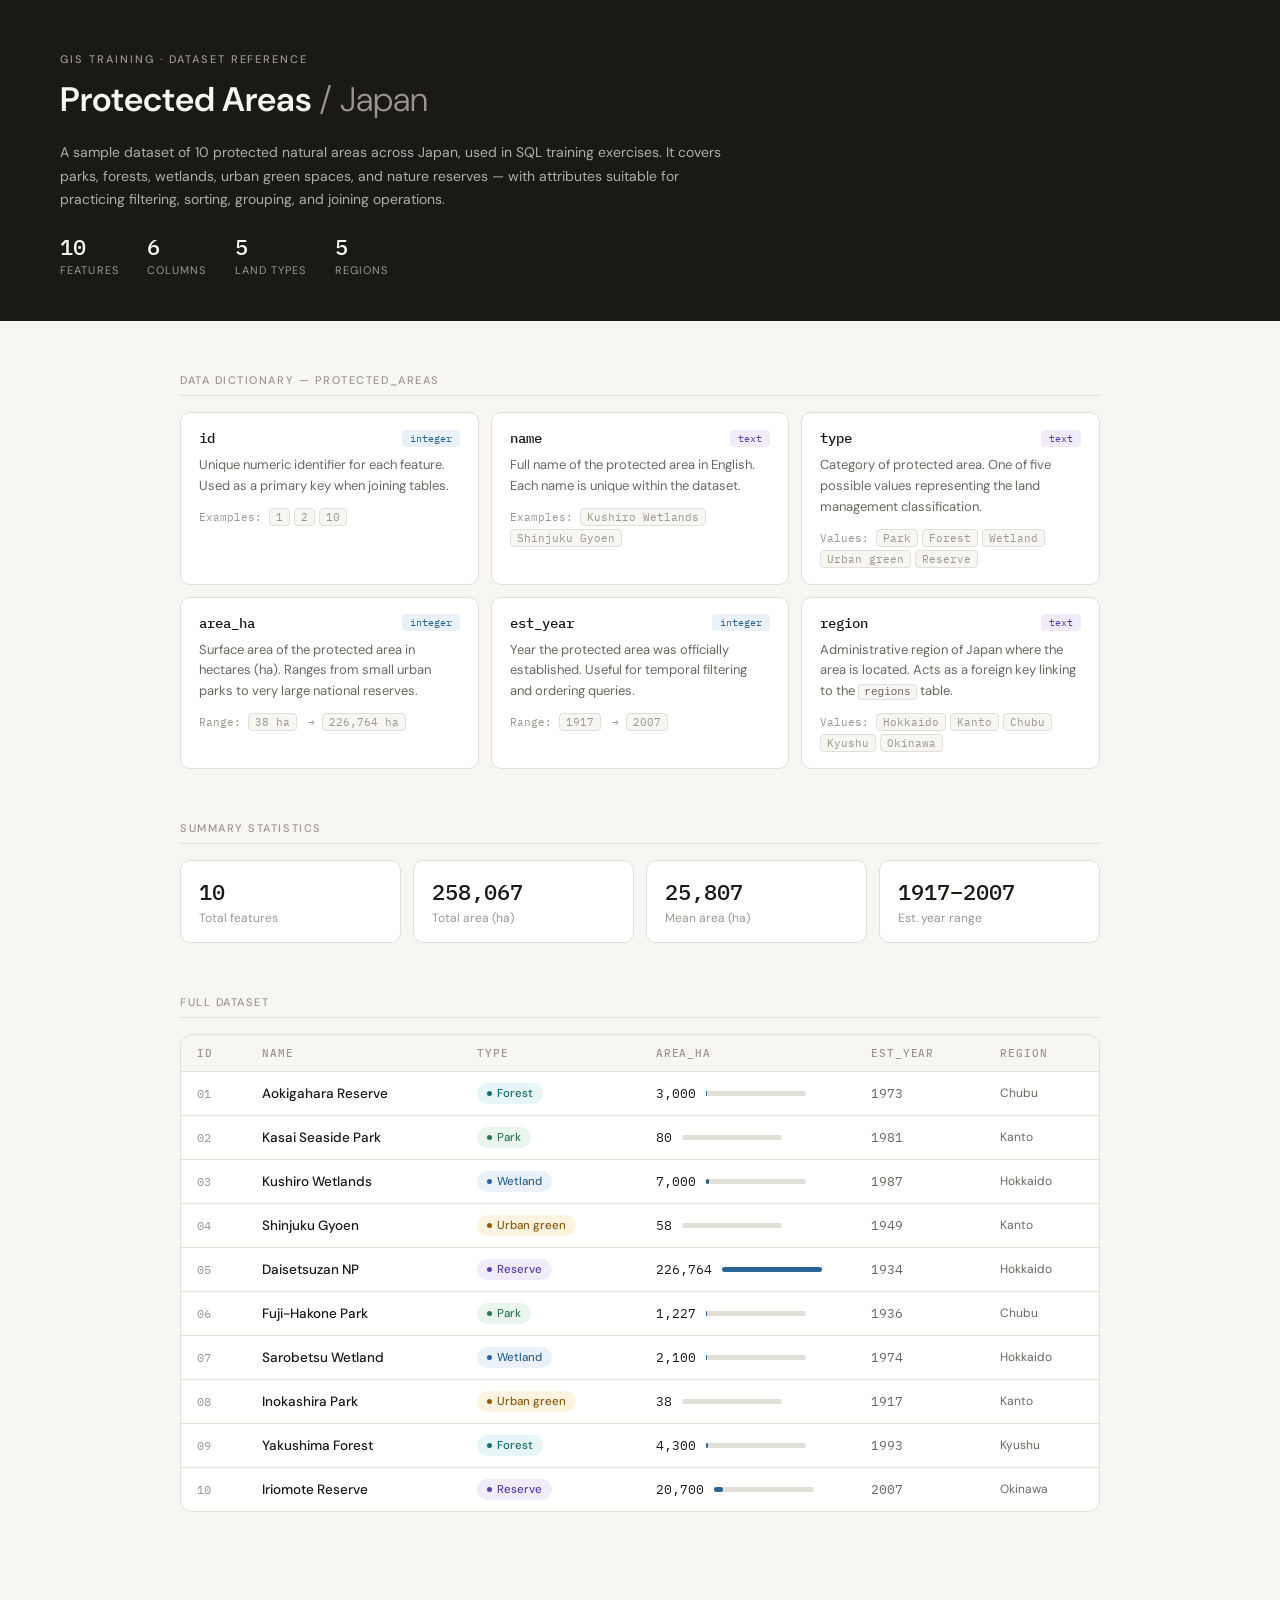
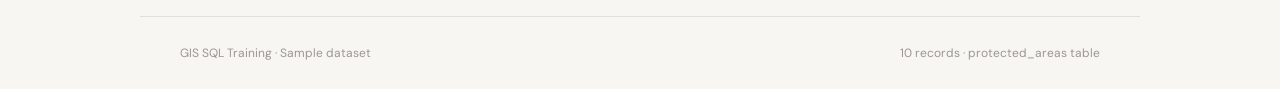
<file: Data/protected_areas_reference.html>
<!DOCTYPE html>
<html lang="en">
<head>
<meta charset="UTF-8">
<meta name="viewport" content="width=device-width, initial-scale=1.0">
<title>Protected Areas — Dataset Reference</title>
<link href="https://fonts.googleapis.com/css2?family=IBM+Plex+Mono:wght@400;500&family=DM+Sans:ital,wght@0,300;0,400;0,500;0,600;1,400&display=swap" rel="stylesheet">
<style>
  :root {
    --bg: #f7f6f2;
    --surface: #ffffff;
    --border: #e2dfd8;
    --border2: #c8c4bc;
    --text: #1a1916;
    --text2: #6b6760;
    --text3: #9b9790;
    --accent: #2a6496;
    --accent-bg: #eaf1f8;
    --green: #2d7a4f;
    --green-bg: #eaf5ee;
    --amber: #8a5c0a;
    --amber-bg: #fdf3e0;
    --purple: #5b3fa6;
    --purple-bg: #f0ecfb;
    --teal: #1a7070;
    --teal-bg: #e6f5f5;
    --mono: 'IBM Plex Mono', monospace;
    --sans: 'DM Sans', sans-serif;
  }
  * { box-sizing: border-box; margin: 0; padding: 0; }
  body { background: var(--bg); color: var(--text); font-family: var(--sans); padding: 0; }

  /* ── Header ── */
  .page-header { background: var(--text); color: #f7f6f2; padding: 52px 60px 44px; }
  .header-eyebrow { font-size: 11px; letter-spacing: 0.18em; text-transform: uppercase; color: #9b9790; font-weight: 500; margin-bottom: 14px; }
  .header-title { font-size: 34px; font-weight: 600; line-height: 1.2; margin-bottom: 12px; }
  .header-title span { color: #9b9790; font-weight: 300; }
  .header-meta { display: flex; gap: 28px; margin-top: 20px; flex-wrap: wrap; }
  .header-stat { }
  .header-stat .stat-val { font-family: var(--mono); font-size: 22px; font-weight: 500; color: #f7f6f2; }
  .header-stat .stat-label { font-size: 11px; color: #9b9790; margin-top: 2px; text-transform: uppercase; letter-spacing: 0.1em; }
  .header-desc { margin-top: 20px; font-size: 14px; color: #b0ada8; line-height: 1.7; max-width: 680px; }

  /* ── Body ── */
  .page-body { max-width: 1000px; margin: 0 auto; padding: 52px 40px; }

  /* ── Section titles ── */
  .section-title { font-size: 11px; font-weight: 500; text-transform: uppercase; letter-spacing: 0.14em; color: var(--text3); margin-bottom: 16px; padding-bottom: 8px; border-bottom: 1px solid var(--border); }

  /* ── Data dictionary ── */
  .dict-grid { display: grid; grid-template-columns: repeat(auto-fill, minmax(280px, 1fr)); gap: 12px; margin-bottom: 52px; }
  .dict-card { background: var(--surface); border: 1px solid var(--border); border-radius: 10px; padding: 16px 18px; }
  .dict-card-top { display: flex; align-items: center; justify-content: space-between; margin-bottom: 8px; }
  .dict-colname { font-family: var(--mono); font-size: 14px; font-weight: 500; color: var(--text); }
  .dict-type { font-family: var(--mono); font-size: 10px; padding: 2px 8px; border-radius: 4px; font-weight: 400; }
  .type-int { background: var(--accent-bg); color: var(--accent); }
  .type-text { background: var(--purple-bg); color: var(--purple); }
  .dict-desc { font-size: 13px; color: var(--text2); line-height: 1.6; margin-bottom: 8px; }
  .dict-examples { font-family: var(--mono); font-size: 11px; color: var(--text3); }
  .dict-examples span { background: var(--bg); border: 1px solid var(--border); padding: 1px 6px; border-radius: 4px; margin-right: 4px; display: inline-block; margin-top: 3px; }

  /* ── Table ── */
  .table-section { margin-bottom: 52px; }
  .table-wrap { overflow-x: auto; border: 1px solid var(--border); border-radius: 12px; background: var(--surface); }
  table { width: 100%; border-collapse: collapse; font-size: 13.5px; }
  thead tr { background: var(--bg); }
  thead th { padding: 11px 16px; text-align: left; font-size: 10.5px; font-weight: 500; text-transform: uppercase; letter-spacing: 0.08em; color: var(--text3); border-bottom: 1px solid var(--border); font-family: var(--mono); white-space: nowrap; }
  tbody tr { border-bottom: 1px solid var(--border); transition: background 0.1s; }
  tbody tr:last-child { border-bottom: none; }
  tbody tr:hover { background: #faf9f6; }
  tbody td { padding: 11px 16px; color: var(--text); vertical-align: middle; }
  .td-id { font-family: var(--mono); font-size: 12px; color: var(--text3); }
  .td-name { font-weight: 500; }
  .td-num { font-family: var(--mono); font-size: 13px; }
  .td-year { font-family: var(--mono); font-size: 13px; color: var(--text2); }
  .td-region { font-size: 12px; color: var(--text2); }

  /* Type badges */
  .badge { display: inline-flex; align-items: center; gap: 5px; padding: 3px 10px; border-radius: 99px; font-size: 11.5px; font-weight: 500; }
  .badge::before { content: ''; width: 5px; height: 5px; border-radius: 50%; }
  .b-Park      { background: var(--green-bg);  color: var(--green);  } .b-Park::before  { background: var(--green); }
  .b-Forest    { background: var(--teal-bg);   color: var(--teal);   } .b-Forest::before{ background: var(--teal); }
  .b-Wetland   { background: var(--accent-bg); color: var(--accent); } .b-Wetland::before{ background: var(--accent); }
  .b-Urban     { background: var(--amber-bg);  color: var(--amber);  } .b-Urban::before { background: var(--amber); }
  .b-Reserve   { background: var(--purple-bg); color: var(--purple); } .b-Reserve::before{ background: var(--purple); }

  /* Area bar */
  .area-cell { display: flex; align-items: center; gap: 10px; }
  .area-bar-wrap { flex: 1; height: 5px; background: var(--border); border-radius: 99px; min-width: 60px; max-width: 100px; }
  .area-bar { height: 100%; border-radius: 99px; background: var(--accent); }

  /* ── Summary row ── */
  .summary-grid { display: grid; grid-template-columns: repeat(4, 1fr); gap: 12px; margin-bottom: 52px; }
  .sum-card { background: var(--surface); border: 1px solid var(--border); border-radius: 10px; padding: 16px 18px; }
  .sum-val { font-family: var(--mono); font-size: 22px; font-weight: 500; color: var(--text); margin-bottom: 4px; }
  .sum-label { font-size: 12px; color: var(--text3); }

  /* ── Footer ── */
  .page-footer { border-top: 1px solid var(--border); padding: 28px 40px; max-width: 1000px; margin: 0 auto; font-size: 12px; color: var(--text3); display: flex; justify-content: space-between; flex-wrap: wrap; gap: 8px; }

  @media (max-width: 640px) {
    .page-header { padding: 36px 24px 32px; }
    .page-body { padding: 32px 20px; }
    .summary-grid { grid-template-columns: repeat(2, 1fr); }
    .header-title { font-size: 26px; }
  }
</style>
</head>
<body>

<!-- HEADER -->
<div class="page-header">
  <div class="header-eyebrow">GIS Training · Dataset reference</div>
  <h1 class="header-title">Protected Areas <span>/ Japan</span></h1>
  <p class="header-desc">A sample dataset of 10 protected natural areas across Japan, used in SQL training exercises. It covers parks, forests, wetlands, urban green spaces, and nature reserves — with attributes suitable for practicing filtering, sorting, grouping, and joining operations.</p>
  <div class="header-meta">
    <div class="header-stat"><div class="stat-val">10</div><div class="stat-label">Features</div></div>
    <div class="header-stat"><div class="stat-val">6</div><div class="stat-label">Columns</div></div>
    <div class="header-stat"><div class="stat-val">5</div><div class="stat-label">Land types</div></div>
    <div class="header-stat"><div class="stat-val">5</div><div class="stat-label">Regions</div></div>
  </div>
</div>

<div class="page-body">

  <!-- DATA DICTIONARY -->
  <div class="section-title">Data dictionary — protected_areas</div>
  <div class="dict-grid">
    <div class="dict-card">
      <div class="dict-card-top">
        <span class="dict-colname">id</span>
        <span class="dict-type type-int">integer</span>
      </div>
      <div class="dict-desc">Unique numeric identifier for each feature. Used as a primary key when joining tables.</div>
      <div class="dict-examples">Examples: <span>1</span><span>2</span><span>10</span></div>
    </div>
    <div class="dict-card">
      <div class="dict-card-top">
        <span class="dict-colname">name</span>
        <span class="dict-type type-text">text</span>
      </div>
      <div class="dict-desc">Full name of the protected area in English. Each name is unique within the dataset.</div>
      <div class="dict-examples">Examples: <span>Kushiro Wetlands</span><span>Shinjuku Gyoen</span></div>
    </div>
    <div class="dict-card">
      <div class="dict-card-top">
        <span class="dict-colname">type</span>
        <span class="dict-type type-text">text</span>
      </div>
      <div class="dict-desc">Category of protected area. One of five possible values representing the land management classification.</div>
      <div class="dict-examples">Values: <span>Park</span><span>Forest</span><span>Wetland</span><span>Urban green</span><span>Reserve</span></div>
    </div>
    <div class="dict-card">
      <div class="dict-card-top">
        <span class="dict-colname">area_ha</span>
        <span class="dict-type type-int">integer</span>
      </div>
      <div class="dict-desc">Surface area of the protected area in hectares (ha). Ranges from small urban parks to very large national reserves.</div>
      <div class="dict-examples">Range: <span>38 ha</span> → <span>226,764 ha</span></div>
    </div>
    <div class="dict-card">
      <div class="dict-card-top">
        <span class="dict-colname">est_year</span>
        <span class="dict-type type-int">integer</span>
      </div>
      <div class="dict-desc">Year the protected area was officially established. Useful for temporal filtering and ordering queries.</div>
      <div class="dict-examples">Range: <span>1917</span> → <span>2007</span></div>
    </div>
    <div class="dict-card">
      <div class="dict-card-top">
        <span class="dict-colname">region</span>
        <span class="dict-type type-text">text</span>
      </div>
      <div class="dict-desc">Administrative region of Japan where the area is located. Acts as a foreign key linking to the <code style="font-size:11px;background:var(--bg);padding:1px 5px;border-radius:3px;border:1px solid var(--border);">regions</code> table.</div>
      <div class="dict-examples">Values: <span>Hokkaido</span><span>Kanto</span><span>Chubu</span><span>Kyushu</span><span>Okinawa</span></div>
    </div>
  </div>

  <!-- SUMMARY STATS -->
  <div class="section-title">Summary statistics</div>
  <div class="summary-grid" style="margin-bottom:52px;">
    <div class="sum-card"><div class="sum-val">10</div><div class="sum-label">Total features</div></div>
    <div class="sum-card"><div class="sum-val">258,067</div><div class="sum-label">Total area (ha)</div></div>
    <div class="sum-card"><div class="sum-val">25,807</div><div class="sum-label">Mean area (ha)</div></div>
    <div class="sum-card"><div class="sum-val">1917–2007</div><div class="sum-label">Est. year range</div></div>
  </div>

  <!-- TABLE -->
  <div class="table-section">
    <div class="section-title">Full dataset</div>
    <div class="table-wrap">
      <table>
        <thead>
          <tr>
            <th>id</th>
            <th>name</th>
            <th>type</th>
            <th>area_ha</th>
            <th>est_year</th>
            <th>region</th>
          </tr>
        </thead>
        <tbody>
          <tr>
            <td class="td-id">01</td>
            <td class="td-name">Aokigahara Reserve</td>
            <td><span class="badge b-Forest">Forest</span></td>
            <td class="td-num">
              <div class="area-cell">3,000 <div class="area-bar-wrap"><div class="area-bar" style="width:1.3%"></div></div></div>
            </td>
            <td class="td-year">1973</td>
            <td class="td-region">Chubu</td>
          </tr>
          <tr>
            <td class="td-id">02</td>
            <td class="td-name">Kasai Seaside Park</td>
            <td><span class="badge b-Park">Park</span></td>
            <td class="td-num">
              <div class="area-cell">80 <div class="area-bar-wrap"><div class="area-bar" style="width:0.04%"></div></div></div>
            </td>
            <td class="td-year">1981</td>
            <td class="td-region">Kanto</td>
          </tr>
          <tr>
            <td class="td-id">03</td>
            <td class="td-name">Kushiro Wetlands</td>
            <td><span class="badge b-Wetland">Wetland</span></td>
            <td class="td-num">
              <div class="area-cell">7,000 <div class="area-bar-wrap"><div class="area-bar" style="width:3.1%"></div></div></div>
            </td>
            <td class="td-year">1987</td>
            <td class="td-region">Hokkaido</td>
          </tr>
          <tr>
            <td class="td-id">04</td>
            <td class="td-name">Shinjuku Gyoen</td>
            <td><span class="badge b-Urban">Urban green</span></td>
            <td class="td-num">
              <div class="area-cell">58 <div class="area-bar-wrap"><div class="area-bar" style="width:0.03%"></div></div></div>
            </td>
            <td class="td-year">1949</td>
            <td class="td-region">Kanto</td>
          </tr>
          <tr>
            <td class="td-id">05</td>
            <td class="td-name">Daisetsuzan NP</td>
            <td><span class="badge b-Reserve">Reserve</span></td>
            <td class="td-num">
              <div class="area-cell">226,764 <div class="area-bar-wrap"><div class="area-bar" style="width:100%"></div></div></div>
            </td>
            <td class="td-year">1934</td>
            <td class="td-region">Hokkaido</td>
          </tr>
          <tr>
            <td class="td-id">06</td>
            <td class="td-name">Fuji-Hakone Park</td>
            <td><span class="badge b-Park">Park</span></td>
            <td class="td-num">
              <div class="area-cell">1,227 <div class="area-bar-wrap"><div class="area-bar" style="width:0.5%"></div></div></div>
            </td>
            <td class="td-year">1936</td>
            <td class="td-region">Chubu</td>
          </tr>
          <tr>
            <td class="td-id">07</td>
            <td class="td-name">Sarobetsu Wetland</td>
            <td><span class="badge b-Wetland">Wetland</span></td>
            <td class="td-num">
              <div class="area-cell">2,100 <div class="area-bar-wrap"><div class="area-bar" style="width:0.9%"></div></div></div>
            </td>
            <td class="td-year">1974</td>
            <td class="td-region">Hokkaido</td>
          </tr>
          <tr>
            <td class="td-id">08</td>
            <td class="td-name">Inokashira Park</td>
            <td><span class="badge b-Urban">Urban green</span></td>
            <td class="td-num">
              <div class="area-cell">38 <div class="area-bar-wrap"><div class="area-bar" style="width:0.02%"></div></div></div>
            </td>
            <td class="td-year">1917</td>
            <td class="td-region">Kanto</td>
          </tr>
          <tr>
            <td class="td-id">09</td>
            <td class="td-name">Yakushima Forest</td>
            <td><span class="badge b-Forest">Forest</span></td>
            <td class="td-num">
              <div class="area-cell">4,300 <div class="area-bar-wrap"><div class="area-bar" style="width:1.9%"></div></div></div>
            </td>
            <td class="td-year">1993</td>
            <td class="td-region">Kyushu</td>
          </tr>
          <tr>
            <td class="td-id">10</td>
            <td class="td-name">Iriomote Reserve</td>
            <td><span class="badge b-Reserve">Reserve</span></td>
            <td class="td-num">
              <div class="area-cell">20,700 <div class="area-bar-wrap"><div class="area-bar" style="width:9.1%"></div></div></div>
            </td>
            <td class="td-year">2007</td>
            <td class="td-region">Okinawa</td>
          </tr>
        </tbody>
      </table>
    </div>
  </div>

</div>

<div class="page-footer">
  <span>GIS SQL Training · Sample dataset</span>
  <span>10 records · protected_areas table</span>
</div>

</body>
</html>
</file>
